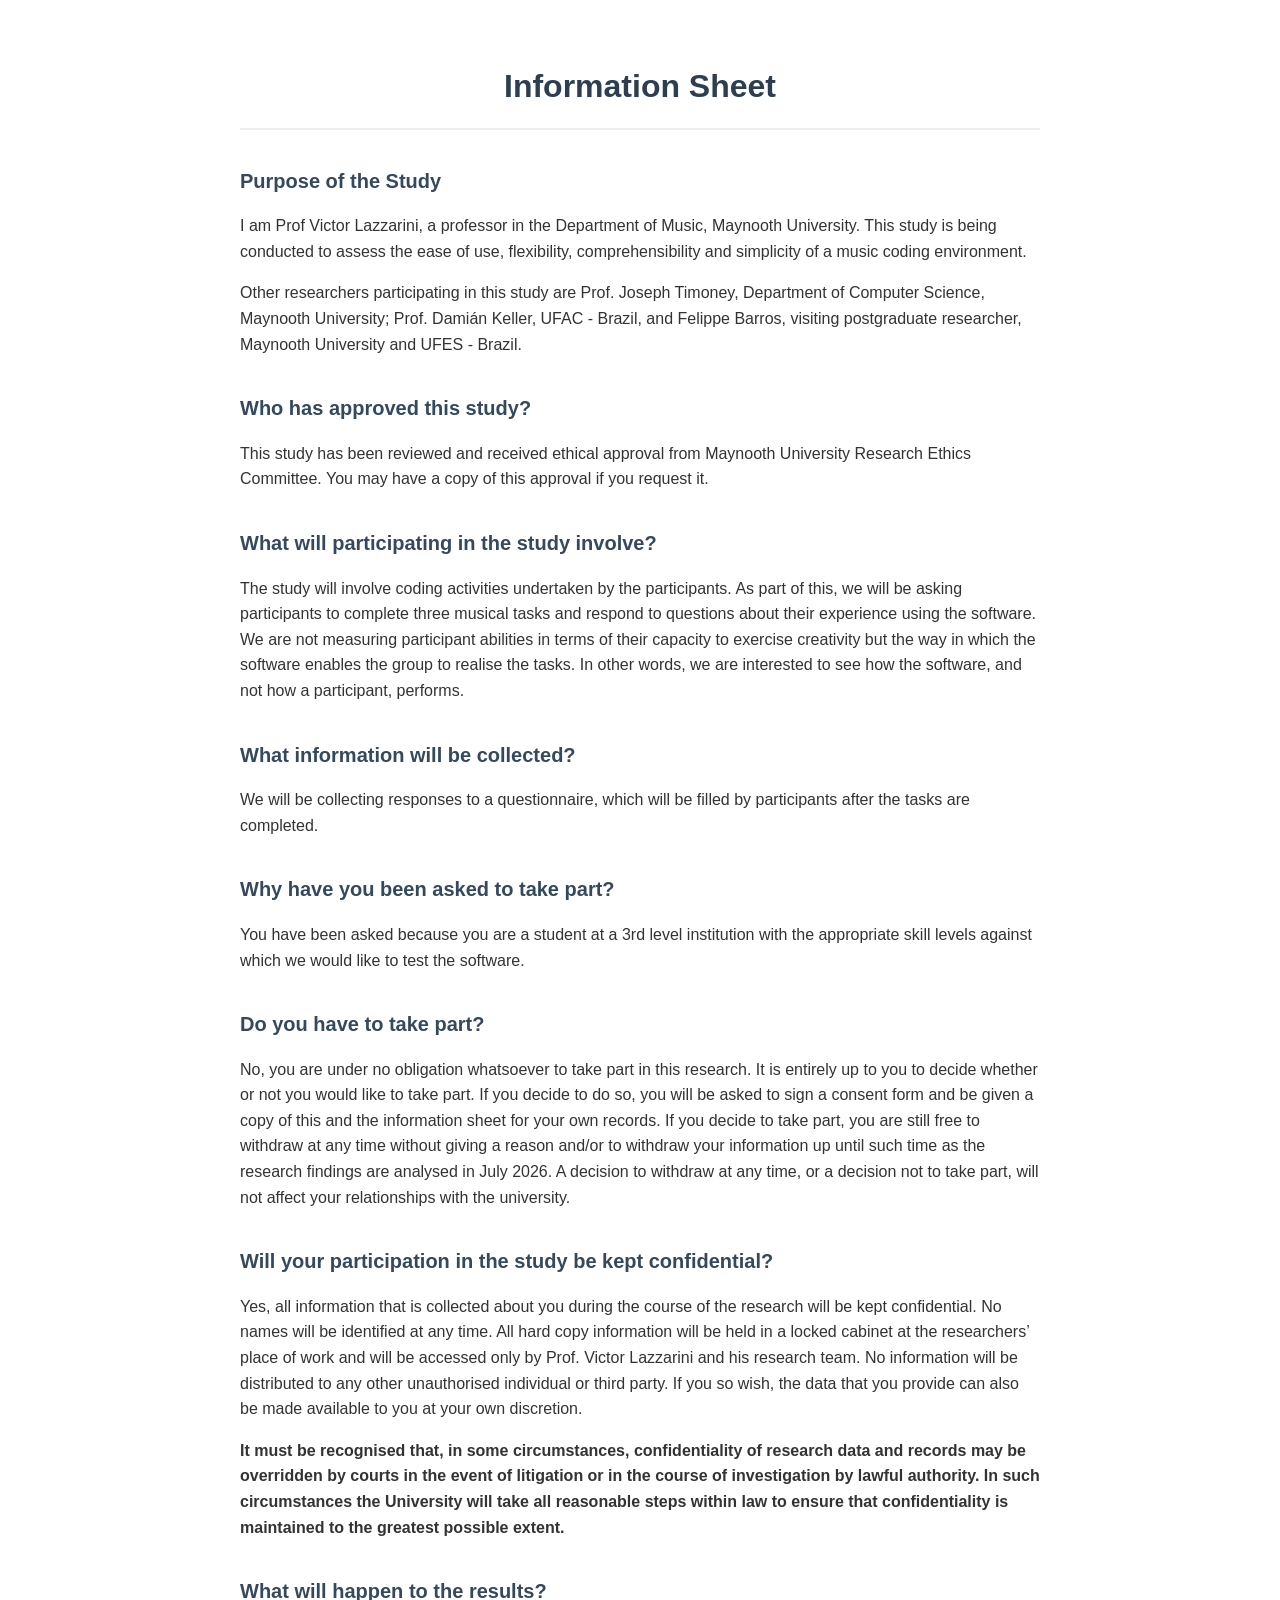
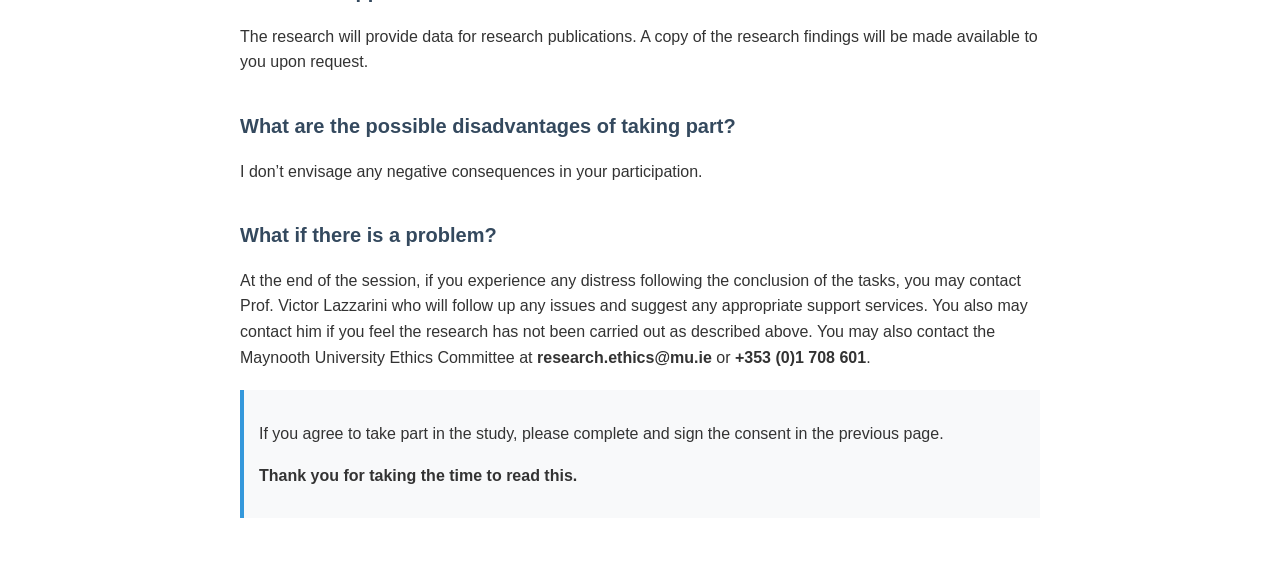
<file: information.html>
<!DOCTYPE html>
<html lang="en">
<head>
    <meta charset="UTF-8">
    <meta name="viewport" content="width=device-width, initial-scale=1.0">
    <title>Information Sheet</title>
    <style>
        body {
            font-family: Arial, sans-serif;
            line-height: 1.6;
            color: #333;
            max-width: 800px;
            margin: 0 auto;
            padding: 40px 20px;
        }
        h1 {
            text-align: center;
            color: #2c3e50;
            border-bottom: 2px solid #eee;
            padding-bottom: 15px;
            margin-bottom: 30px;
        }
        h2 {
            color: #34495e;
            margin-top: 35px;
            font-size: 1.25em;
        }
        p {
            margin-bottom: 15px;
        }
        .highlight-box {
            background-color: #f8f9fa;
            border-left: 4px solid #3498db;
            padding: 15px;
            margin: 20px 0;
        }
    </style>
</head>
<body>

    <h1>Information Sheet</h1>

    <h2>Purpose of the Study</h2>
    <p>I am Prof Victor Lazzarini, a professor in the Department of Music,
    Maynooth University. This study is being conducted to assess the ease of
    use, flexibility, comprehensibility and simplicity of a music coding
    environment.</p> <p>Other researchers participating in
    this study are Prof. Joseph Timoney, Department of Computer Science,
    Maynooth University; Prof. Damián Keller, UFAC - Brazil, and Felippe
    Barros, visiting postgraduate researcher, Maynooth University and UFES -
    Brazil.</p>

    <h2>Who has approved this study?</h2>
    <p>This study has been reviewed and received ethical approval from Maynooth
    University Research Ethics Committee. You may have a copy of this approval
    if you request it.</p>

    <h2>What will participating in the study involve?</h2>
    <p>The study will involve coding activities undertaken by the participants.
    As part of this, we will be asking participants to complete three musical
    tasks and respond to questions about their experience using the software.
    We are not measuring participant abilities in terms of their capacity to
    exercise creativity but the way in which the software enables the group to
    realise the tasks. In other words, we are interested to see how the
    software, and not how a participant, performs.</p>

    <h2>What information will be collected?</h2>
    <p>We will be collecting responses to a questionnaire, which will be filled
    by participants after the tasks are completed.</p>

    <h2>Why have you been asked to take part?</h2>
    <p>You have been asked because you are a student at a 3rd level institution
    with the appropriate skill levels against which we would like to test the
    software.</p>

    <h2>Do you have to take part?</h2>
    <p>No, you are under no obligation whatsoever to take part in this
    research. It is entirely up to you to decide whether or not you would like
    to take part. If you decide to do so, you will be asked to sign a consent
    form and be given a copy of this and the information sheet for your own
    records. If you decide to take part, you are still free to withdraw at any
    time without giving a reason and/or to withdraw your information up until
    such time as the research findings are analysed in July 2026. A decision to
    withdraw at any time, or a decision not to take part, will not affect your
    relationships with the university.</p>

    <h2>Will your participation in the study be kept confidential?</h2>
    <p>Yes, all information that is collected about you during the course of
    the research will be kept confidential. No names will be identified at any
    time. All hard copy information will be held in a locked cabinet at the
    researchers’ place of work and will be accessed only by Prof. Victor
    Lazzarini and his research team. No information will be distributed to any
    other unauthorised individual or third party. If you so wish, the data that
    you provide can also be made available to you at your own discretion.</p>

    <p><b>It must be recognised that, in some circumstances, confidentiality of
    research data and records may be overridden by courts in the event of
    litigation or in the course of investigation by lawful authority. In such
    circumstances the University will take all reasonable steps within law to
    ensure that confidentiality is maintained to the greatest possible
    extent.</b></p>

    <h2>What will happen to the results?</h2>
    <p>The research will provide data for research publications. A copy of the
    research findings will be made available to you upon request.</p>

    <h2>What are the possible disadvantages of taking part?</h2>
    <p>I don’t envisage any negative consequences in your participation.</p>

    <h2>What if there is a problem?</h2>
    <p>At the end of the session, if you experience any distress following the
    conclusion of the tasks, you may contact Prof. Victor Lazzarini who will
    follow up any issues and suggest any appropriate support services. You also
    may contact him if you feel the research has not been carried out as
    described above. You may also contact the Maynooth University Ethics
    Committee at <strong>research.ethics@mu.ie</strong> or <strong>+353 (0)1
    708 601</strong>.</p>

    <div class="highlight-box">
        <p>If you agree to take part in the study, please complete and sign the consent in the previous page.</p>
        <p><strong>Thank you for taking the time to read this.</strong></p>
    </div>

</body>
</html>
</file>
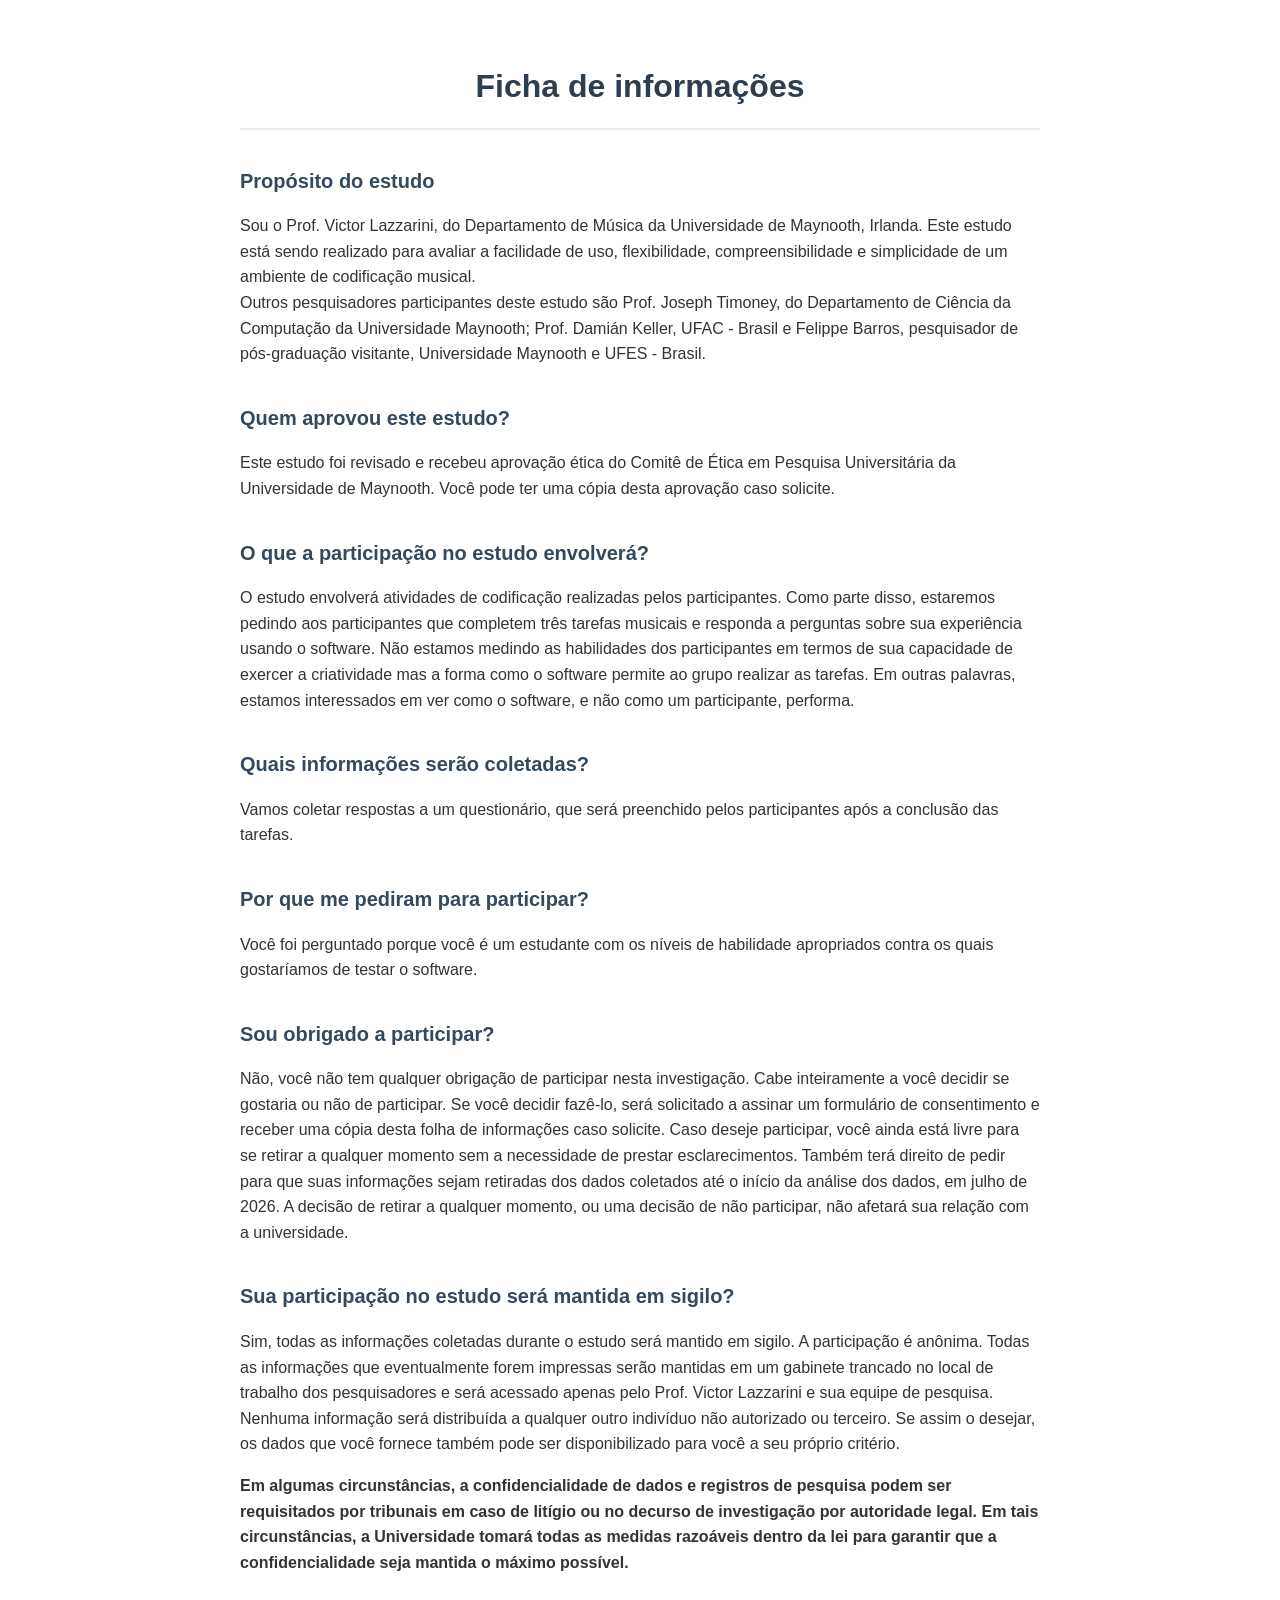
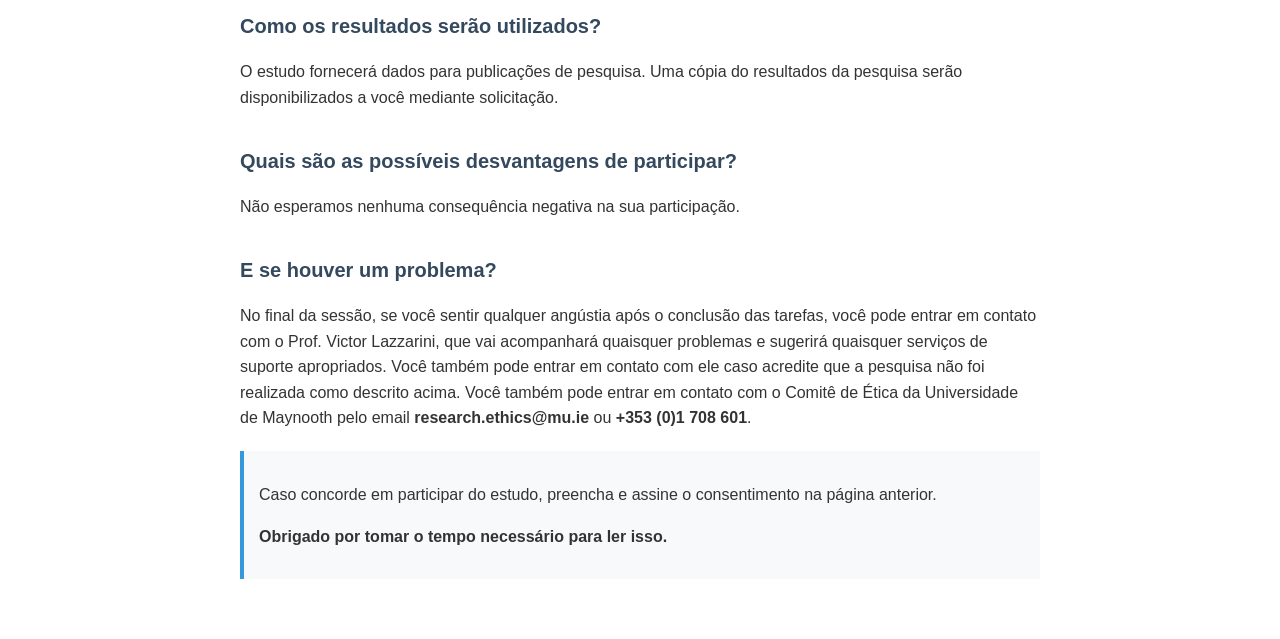
<file: information_pt.html>
<!DOCTYPE html>
<html lang="en">
<head>
    <meta charset="UTF-8">
    <meta name="viewport" content="width=device-width, initial-scale=1.0">
    <title>Information Sheet</title>
    <style>
        body {
            font-family: Arial, sans-serif;
            line-height: 1.6;
            color: #333;
            max-width: 800px;
            margin: 0 auto;
            padding: 40px 20px;
        }
        h1 {
            text-align: center;
            color: #2c3e50;
            border-bottom: 2px solid #eee;
            padding-bottom: 15px;
            margin-bottom: 30px;
        }
        h2 {
            color: #34495e;
            margin-top: 35px;
            font-size: 1.25em;
        }
        p {
            margin-bottom: 15px;
        }
        .highlight-box {
            background-color: #f8f9fa;
            border-left: 4px solid #3498db;
            padding: 15px;
            margin: 20px 0;
        }
    </style>
</head>
<body>

    <h1>Ficha de informações</h1>

    <h2>Propósito do estudo</h2>
    <p>Sou o Prof. Victor Lazzarini, do Departamento de Música da Universidade
    de Maynooth, Irlanda. Este estudo está sendo realizado para avaliar a
    facilidade de uso, flexibilidade, compreensibilidade e simplicidade de 
    um ambiente de codificação musical.
    <br>
    Outros pesquisadores participantes deste estudo são Prof. Joseph Timoney,
    do Departamento de Ciência da Computação da Universidade Maynooth; Prof.
    Damián Keller, UFAC - Brasil e Felippe Barros, pesquisador de pós-graduação
    visitante, Universidade Maynooth e UFES - Brasil.</p>

    <h2>Quem aprovou este estudo?</h2>
    <p>Este estudo foi revisado e recebeu aprovação ética do Comitê de Ética em
    Pesquisa Universitária da Universidade de Maynooth. Você pode ter uma cópia
    desta aprovação caso solicite.</p>

    <h2>O que a participação no estudo envolverá?</h2>
    <p>O estudo envolverá atividades de codificação realizadas pelos
    participantes. Como parte disso, estaremos pedindo aos participantes que
    completem três tarefas musicais e responda a perguntas sobre sua
    experiência usando o software. Não estamos medindo as habilidades dos
    participantes em termos de sua capacidade de exercer a criatividade mas a
    forma como o software permite ao grupo realizar as tarefas. Em outras
    palavras, estamos interessados em ver como o software, e não como um
    participante, performa.</p>

    <h2>Quais informações serão coletadas?</h2>
    <p>Vamos coletar respostas a um questionário, que será preenchido pelos
    participantes após a conclusão das tarefas.</p>

    <h2>Por que me pediram para participar?</h2>
    <p>Você foi perguntado porque você é um estudante com os níveis de
    habilidade apropriados contra os quais gostaríamos de testar o
    software.</p>

    <h2>Sou obrigado a participar?</h2>
    <p>Não, você não tem qualquer obrigação de participar nesta investigação.
    Cabe inteiramente a você decidir se gostaria ou não de participar. Se você
    decidir fazê-lo, será solicitado a assinar um formulário de consentimento e
    receber uma cópia desta folha de informações caso solicite. Caso deseje 
    participar, você ainda está livre para se retirar a qualquer momento sem a 
    necessidade de prestar esclarecimentos. Também terá direito de pedir para
    que suas informações sejam retiradas dos dados coletados até o início da
    análise dos dados, em julho de 2026. A decisão de retirar a qualquer
    momento, ou uma decisão de não participar, não afetará sua relação com a
    universidade.</p>

    <h2>Sua participação no estudo será mantida em sigilo?</h2>
    <p>Sim, todas as informações coletadas durante o estudo será mantido em
    sigilo. A participação é anônima. Todas as informações que eventualmente
    forem impressas serão mantidas em um gabinete trancado no local de trabalho
    dos pesquisadores e será acessado apenas pelo Prof. Victor Lazzarini e sua
    equipe de pesquisa. Nenhuma informação será distribuída a qualquer outro
    indivíduo não autorizado ou terceiro. Se assim o desejar, os dados que você
    fornece também pode ser disponibilizado para você a seu próprio
    critério.</p>

    <p> <b>Em algumas circunstâncias, a confidencialidade de dados e registros
	    de pesquisa podem ser requisitados por tribunais em caso de litígio
	    ou no decurso de investigação por autoridade legal. Em tais
	    circunstâncias, a Universidade tomará todas as medidas razoáveis
	    dentro da lei para garantir que a confidencialidade seja mantida o
	    máximo possível.</b> </p>

    <h2>Como os resultados serão utilizados?</h2>
    <p>O estudo fornecerá dados para publicações de pesquisa. Uma cópia do
    resultados da pesquisa serão disponibilizados a você mediante
    solicitação.</p>

    <h2>Quais são as possíveis desvantagens de participar?</h2>
    <p>Não esperamos nenhuma consequência negativa na sua participação.</p>

    <h2>E se houver um problema?</h2>
    <p>No final da sessão, se você sentir qualquer angústia após o conclusão
    das tarefas, você pode entrar em contato com o Prof. Victor Lazzarini, que
    vai acompanhará quaisquer problemas e sugerirá quaisquer serviços de suporte
    apropriados. Você também pode entrar em contato com ele caso acredite que
    a pesquisa não foi realizada como descrito acima. Você também pode entrar
    em contato com o Comitê de Ética da Universidade de Maynooth pelo email
    <strong>research.ethics@mu.ie</strong> ou <strong>+353 (0)1 708 601</strong>.</p>

    <div class="highlight-box">
        <p>Caso concorde em participar do estudo, preencha e assine o consentimento na página anterior.</p>
        <p><strong>Obrigado por tomar o tempo necessário para ler isso.</strong></p>
    </div>

</body>
</html>
</file>
